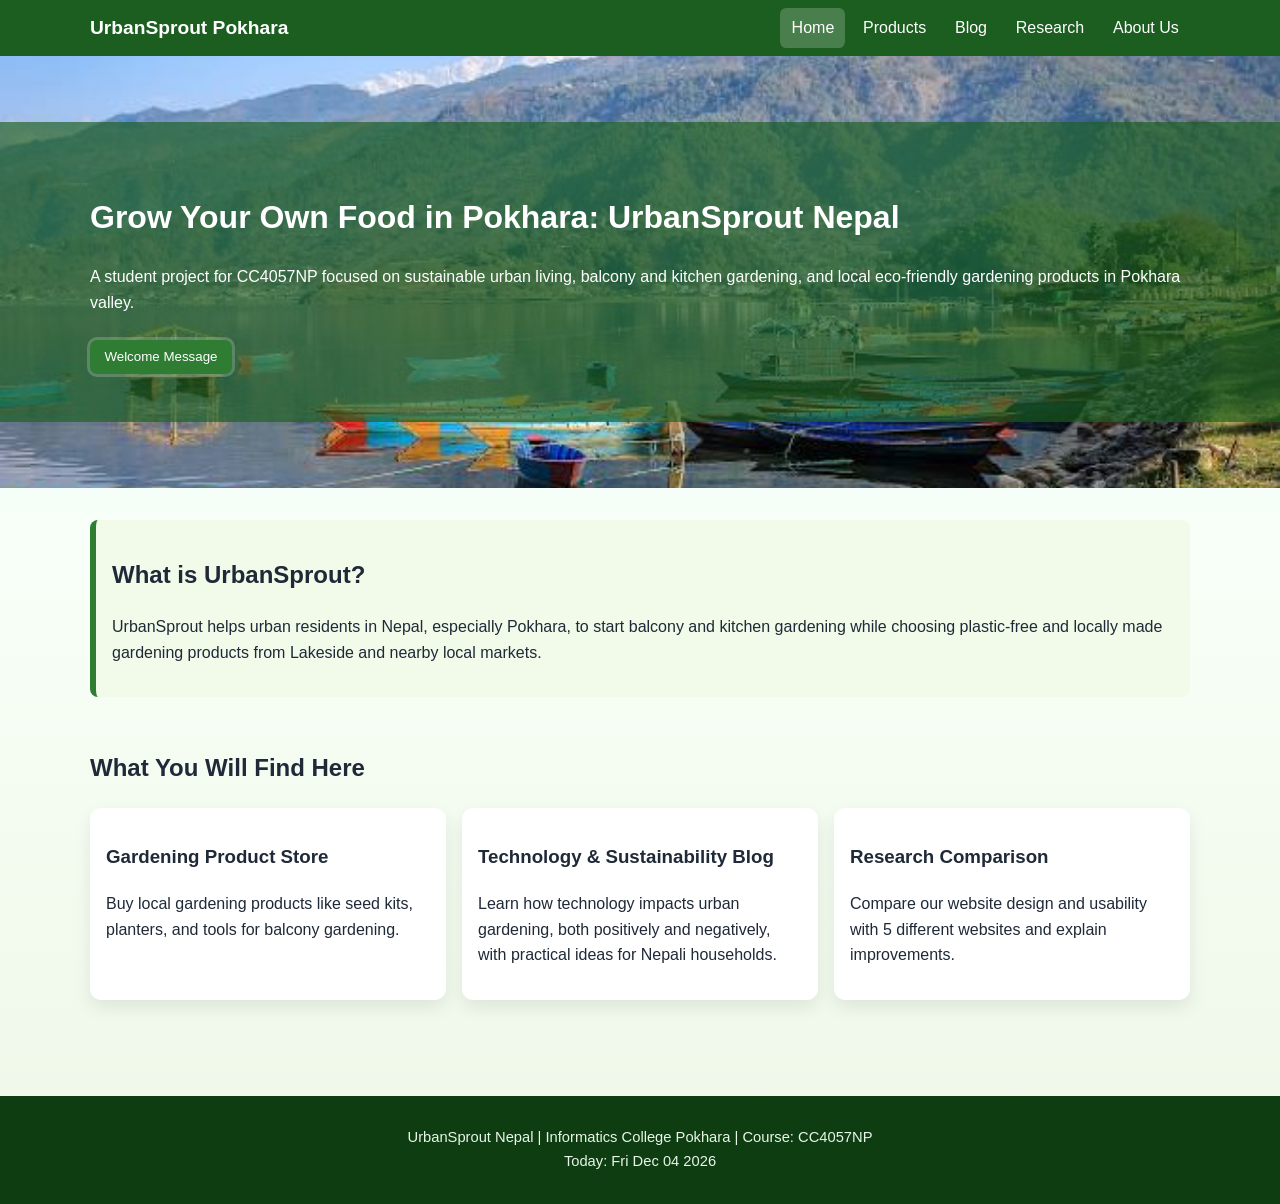
<file: index.html>
<!DOCTYPE html>
<html lang="en">
  <head>
    <!-- Basic metadata and SEO -->
    <meta charset="UTF-8" />
    <meta name="viewport" content="width=device-width, initial-scale=1.0" />
    <meta
      name="description"
      content="UrbanSprout Nepal - balcony and kitchen gardening platform with local eco-friendly gardening products."
    />
    <title>UrbanSprout Nepal | Home</title>

    <!-- Link to the shared stylesheet used by all pages. -->
    <link rel="stylesheet" href="css/style.css" />

    <!-- Internal CSS example for home page specific section -->
    <style>
      /* Home highlight board */
      .home-highlight {
        border-left: 6px solid #2e7d32;
        background: #f2fbe9;
        padding: 1rem;
        border-radius: 0.5rem;
      }
    </style>
  </head>
  <body>
    <!-- Navigation section: use these links to move between pages. -->
    <div class="navbar">
      <div class="container nav-inner">
        <a href="index.html" style="text-align: center; color: white ; text-decoration: none;"><div class="brand">UrbanSprout Pokhara</div></a>
        <nav class="nav-links">
          <a href="index.html" class="active">Home</a>
          <a href="pages/products.html">Products</a>
          <a href="pages/blog.html">Blog</a>
          <a href="pages/research.html">Research</a>
          <a href="pages/about.html">About Us</a>
        </nav>
      </div>
    </div>

    <!-- Hero section -->
    <header class="hero">
      <div class="hero-overlay">
        <div class="container">
          <h1>Grow Your Own Food in Pokhara: UrbanSprout Nepal</h1>
          <p>
            A student project for CC4057NP focused on sustainable urban living,
            balcony and kitchen gardening, and local eco-friendly gardening products in Pokhara valley.
          </p>
          <!-- Inline CSS example -->
          <button
            id="welcomeBtn"
            class="btn"
            style="margin-top: 0.5rem; box-shadow: 0 0 0 3px rgba(255, 255, 255, 0.2)"
          >
            Welcome Message
          </button>
        </div>
      </div>
    </header>

    <!-- Main content for the home page. -->
    <main class="container section">
      <!-- Highlight box explains the purpose of UrbanSprout. -->
      <div class="home-highlight">
        <h2>What is UrbanSprout?</h2>
        <p>
          UrbanSprout helps urban residents in Nepal, especially Pokhara, to
          start balcony and kitchen gardening while choosing plastic-free and
          locally made gardening products from Lakeside and nearby local markets.
        </p>
      </div>

      <section class="section">
        <h2>What You Will Find Here</h2>
        <div class="grid">
          <article class="card">
            <h3>Gardening Product Store</h3>
            <p>
              Buy local gardening products like seed kits, planters, and tools for balcony gardening.
            </p>
          </article>
          <article class="card">
            <h3>Technology & Sustainability Blog</h3>
            <p>
              Learn how technology impacts urban gardening, both positively and
              negatively, with practical ideas for Nepali households.
            </p>
          </article>
          <article class="card">
            <h3>Research Comparison</h3>
            <p>
              Compare our website design and usability with 5 different
              websites and explain improvements.
            </p>
          </article>
        </div>
      </section>
    </main>

    <!-- Footer appears on every page with the project name and today date. -->
    <footer>
      <div class="container">
        <p class="footer-text">
          UrbanSprout Nepal | Informatics College Pokhara | Course: CC4057NP
          <br />Today: <span id="todayDate"></span>
        </p>
      </div>
    </footer>

    <!-- Load shared JavaScript for interactive parts like the welcome button. -->
    <script src="js/script.js"></script>
  </body>
</html>
</file>
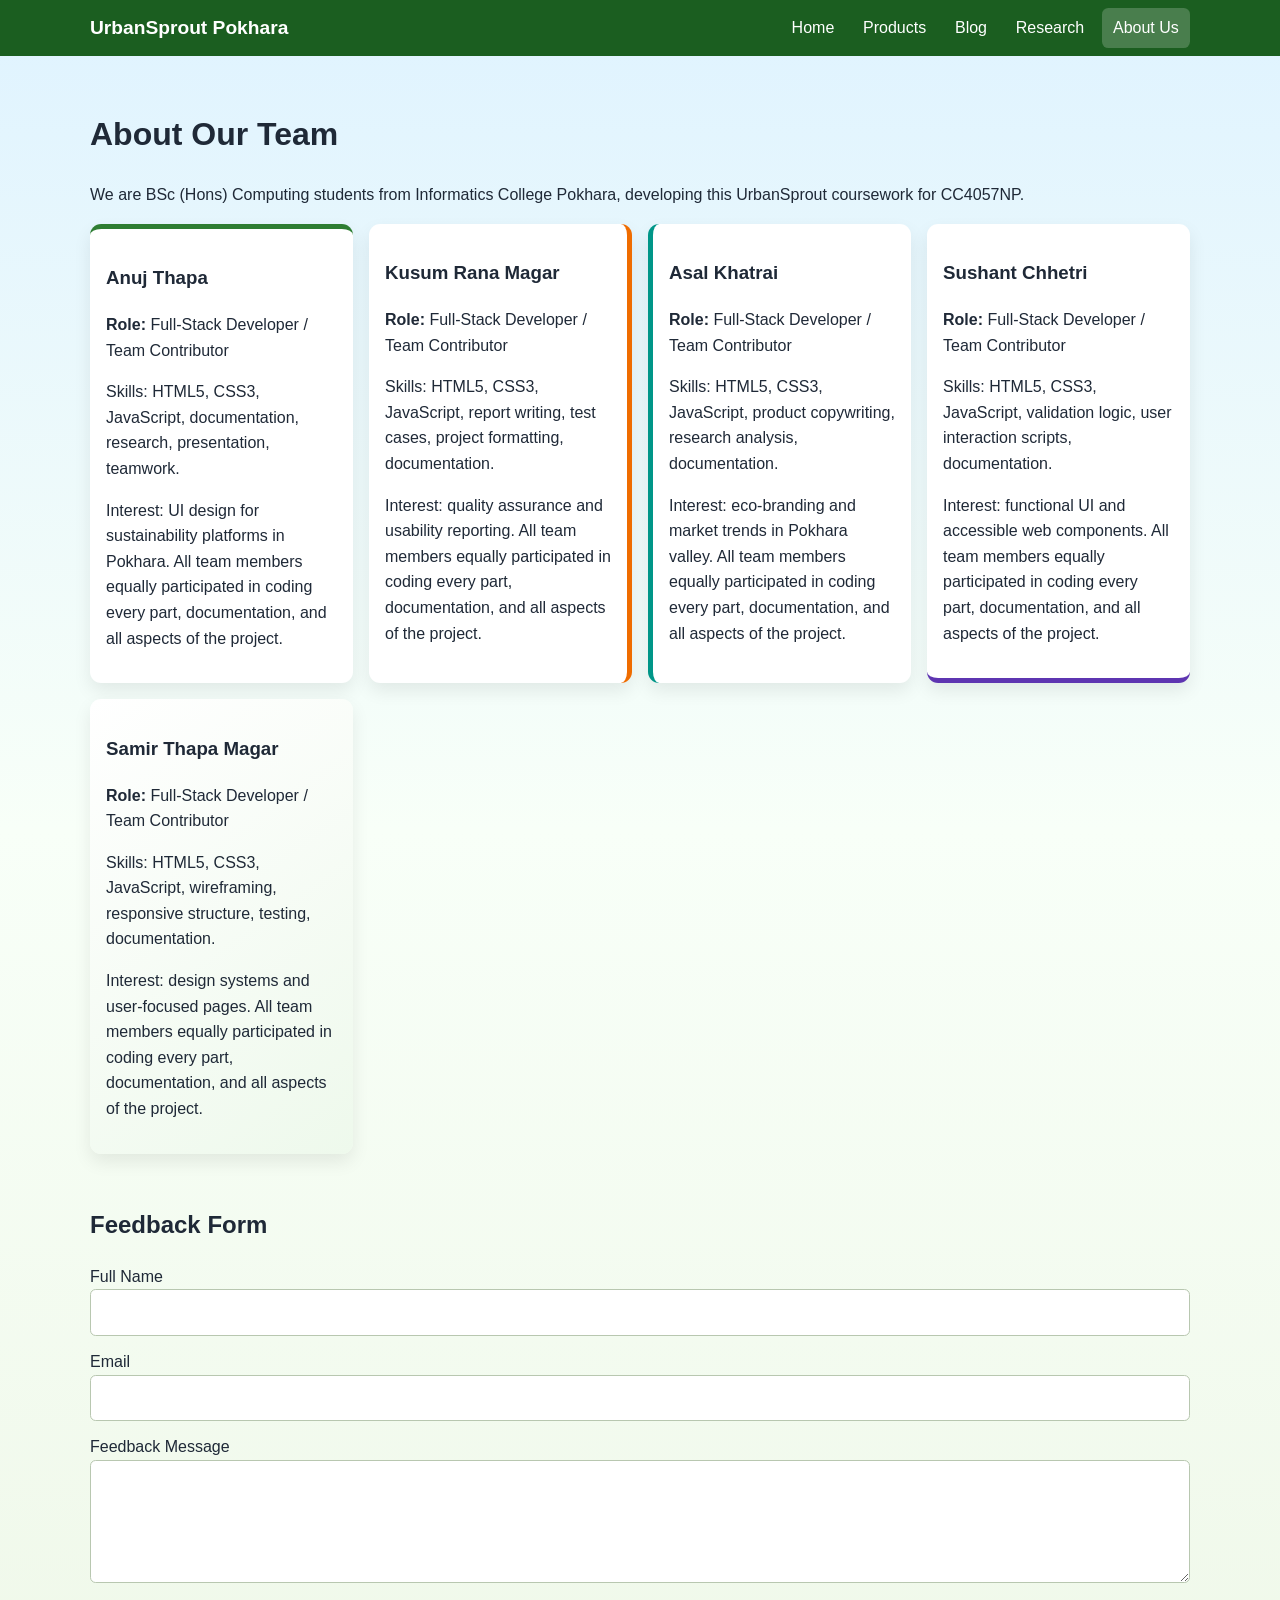
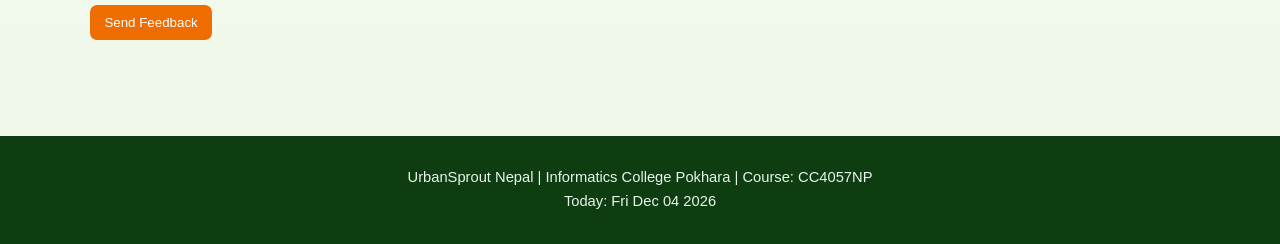
<file: pages/about.html>
<!DOCTYPE html>
<html lang="en">
  <head>
    <!-- Meta details -->
    <meta charset="UTF-8" />
    <meta name="viewport" content="width=device-width, initial-scale=1.0" />
    <meta
      name="description"
      content="About UrbanSprout team and feedback form."
    />
    <title>UrbanSprout Nepal | About Us</title>
    <link rel="stylesheet" href="../css/style.css" />

    <!-- Internal CSS for about page visual variants. -->
    <style>
      /* Portfolio visual variants */
      .member-a {
        border-top: 5px solid #2e7d32;
      }
      .member-b {
        border-right: 5px solid #ef6c00;
      }
      .member-c {
        border-left: 5px solid #009688;
      }
      .member-d {
        border-bottom: 5px solid #5e35b1;
      }
      .member-e {
        background: linear-gradient(145deg, #fff, #eef9ec);
      }
    </style>
  </head>
  <body>
    <!-- Navigation at the top of every page. -->
    <div class="navbar">  
      <div class="container nav-inner">
        <a href="../index.html" style="text-align: center; color: white ; text-decoration: none;"><div class="brand">UrbanSprout Pokhara</div></a>
        <nav class="nav-links">
          <a href="../index.html">Home</a>
          <a href="products.html">Products</a>
          <a href="blog.html">Blog</a>
          <a href="research.html">Research</a>
          <a href="about.html" class="active">About Us</a>
        </nav>
      </div>
    </div>

    <main class="container section">
      <!-- About page content explains who built the site and why. -->
      <h1>About Our Team</h1>
      <p>
        We are BSc (Hons) Computing students from Informatics College Pokhara,
        developing this UrbanSprout coursework for CC4057NP.
      </p>

      <!-- Team cards showing roles and interests. -->
      <section class="grid">
        <article class="card member-a">
          <h3>Anuj Thapa</h3>
          <p><strong>Role:</strong> Full-Stack Developer / Team Contributor</p>
          <p>Skills: HTML5, CSS3, JavaScript, documentation, research, presentation, teamwork.</p>
          <p>Interest: UI design for sustainability platforms in Pokhara. All team members equally participated in coding every part, documentation, and all aspects of the project.</p>
        </article>

        <article class="card member-b">
          <h3>Kusum Rana Magar</h3>
          <p><strong>Role:</strong> Full-Stack Developer / Team Contributor</p>
          <p>Skills: HTML5, CSS3, JavaScript, report writing, test cases, project formatting, documentation.</p>
          <p>Interest: quality assurance and usability reporting. All team members equally participated in coding every part, documentation, and all aspects of the project.</p>
        </article>

        <article class="card member-c">
          <h3>Asal Khatrai</h3>
          <p><strong>Role:</strong> Full-Stack Developer / Team Contributor</p>
          <p>Skills: HTML5, CSS3, JavaScript, product copywriting, research analysis, documentation.</p>
          <p>Interest: eco-branding and market trends in Pokhara valley. All team members equally participated in coding every part, documentation, and all aspects of the project.</p>
        </article>

        <article class="card member-d">
          <h3>Sushant Chhetri</h3>
          <p><strong>Role:</strong> Full-Stack Developer / Team Contributor</p>
          <p>Skills: HTML5, CSS3, JavaScript, validation logic, user interaction scripts, documentation.</p>
          <p>Interest: functional UI and accessible web components. All team members equally participated in coding every part, documentation, and all aspects of the project.</p>
        </article>

        <article class="card member-e">
          <h3>Samir Thapa Magar</h3>
          <p><strong>Role:</strong> Full-Stack Developer / Team Contributor</p>
          <p>Skills: HTML5, CSS3, JavaScript, wireframing, responsive structure, testing, documentation.</p>
          <p>Interest: design systems and user-focused pages. All team members equally participated in coding every part, documentation, and all aspects of the project.</p>
        </article>
      </section>

      <section class="section">
        <h2>Feedback Form</h2>
        <!-- Simple contact form for student feedback or reviewer comments. -->
        <form id="feedbackForm" action="#" method="post">
          <div class="form-group">
            <label for="name">Full Name</label>
            <input id="name" type="text" name="name" required />
          </div>

          <div class="form-group">
            <label for="email">Email</label>
            <input id="email" type="email" name="email" required />
          </div>

          <div class="form-group">
            <label for="message">Feedback Message</label>
            <textarea id="message" name="message" rows="4" required></textarea>
          </div>

          <p id="formError" class="error"></p>
          <button class="btn btn-secondary" type="submit">Send Feedback</button>
        </form>
      </section>
    </main>

    <footer>
      <div class="container">
        <p class="footer-text">
          UrbanSprout Nepal | Informatics College Pokhara | Course: CC4057NP
          <br />Today: <span id="todayDate"></span>
        </p>
      </div>
    </footer>

    <!-- Shared JavaScript file for page interactions and form validation. -->
    <script src="../js/script.js"></script>
  </body>
</html>
</file>
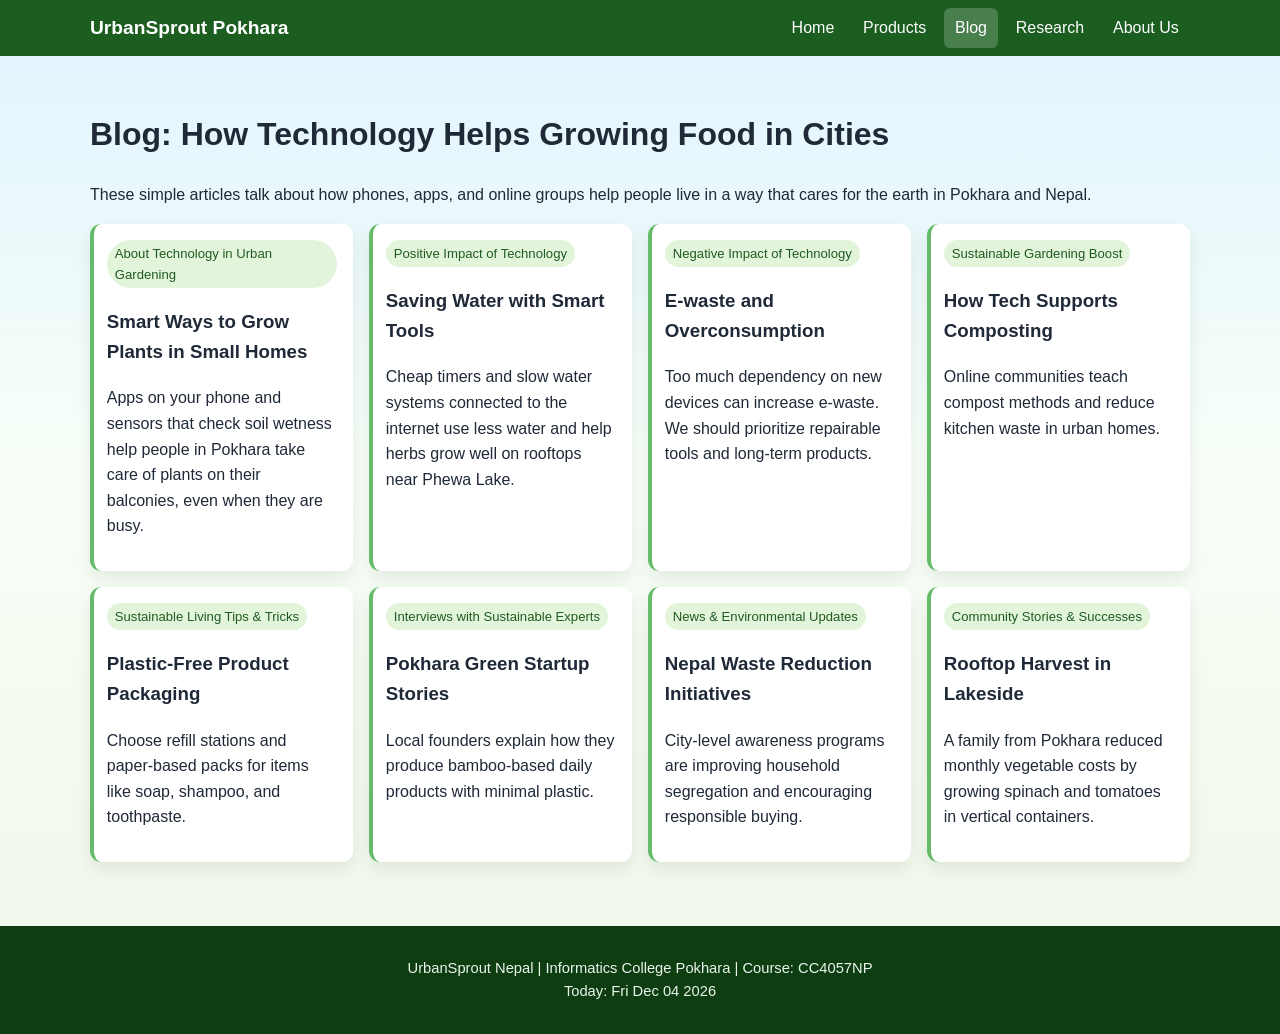
<file: pages/blog.html>
<!DOCTYPE html>
<html lang="en">
  <head>
    <!-- Required metadata -->
    <meta charset="UTF-8" />
    <meta name="viewport" content="width=device-width, initial-scale=1.0" />
    <meta
      name="description"
      content="UrbanSprout blog on technology and sustainable urban gardening in Nepal."
    />
    <title>UrbanSprout Nepal | Blog</title>
    <link rel="stylesheet" href="../css/style.css" />

    <!-- Internal CSS for blog page styles. -->
    <style>
      /* Blog tags */
      .blog-topic {
        border-left: 4px solid #66bb6a;
        padding-left: 0.8rem;
      }
    </style>
  </head>
  <body>
    <!-- Top navigation bar for the blog page. -->
    <div class="navbar">
      <div class="container nav-inner">
          <a href="../index.html" style="text-align: center; color: white; text-decoration: none"><div class="brand">UrbanSprout Pokhara</div></a>
        <nav class="nav-links">
          <a href="../index.html">Home</a>
          <a href="products.html">Products</a>
          <a href="blog.html" class="active">Blog</a>
          <a href="research.html">Research</a>
          <a href="about.html">About Us</a>
        </nav>
      </div>
    </div>

    <main class="container section">
      <!-- Blog page content with short articles and environmental tips. -->
      <h1>Blog: How Technology Helps Growing Food in Cities</h1>
      <p>
        These simple articles talk about how phones, apps, and online groups help people live in a way that cares for the earth in Pokhara and Nepal.
      </p>

      <!-- Each article card shows one blog idea or example. -->
      <section class="grid">
        <article class="card blog-topic">
          <span class="badge">About Technology in Urban Gardening</span>
          <h3>Smart Ways to Grow Plants in Small Homes</h3>
          <p>
            Apps on your phone and sensors that check soil wetness help people in Pokhara take care of plants on their balconies, even when they are busy.
          </p>
        </article>

        <article class="card blog-topic">
          <span class="badge">Positive Impact of Technology</span>
          <h3>Saving Water with Smart Tools</h3>
          <p>
            Cheap timers and slow water systems connected to the internet use less water and help herbs grow well on rooftops near Phewa Lake.
          </p>
        </article>

        <article class="card blog-topic">
          <span class="badge">Negative Impact of Technology</span>
          <h3>E-waste and Overconsumption</h3>
          <p>
            Too much dependency on new devices can increase e-waste. We should
            prioritize repairable tools and long-term products.
          </p>
        </article>

        <article class="card blog-topic">
          <span class="badge">Sustainable Gardening Boost</span>
          <h3>How Tech Supports Composting</h3>
          <p>
            Online communities teach compost methods and reduce kitchen waste in
            urban homes.
          </p>
        </article>

        <article class="card blog-topic">
          <span class="badge">Sustainable Living Tips & Tricks</span>
          <h3>Plastic-Free Product Packaging</h3>
          <p>
            Choose refill stations and paper-based packs for items like soap,
            shampoo, and toothpaste.
          </p>
        </article>

        <article class="card blog-topic">
          <span class="badge">Interviews with Sustainable Experts</span>
          <h3>Pokhara Green Startup Stories</h3>
          <p>
            Local founders explain how they produce bamboo-based daily products
            with minimal plastic.
          </p>
        </article>

        <article class="card blog-topic">
          <span class="badge">News & Environmental Updates</span>
          <h3>Nepal Waste Reduction Initiatives</h3>
          <p>
            City-level awareness programs are improving household segregation and
            encouraging responsible buying.
          </p>
        </article>

        <article class="card blog-topic">
          <span class="badge">Community Stories & Successes</span>
          <h3>Rooftop Harvest in Lakeside</h3>
          <p>
            A family from Pokhara reduced monthly vegetable costs by growing
            spinach and tomatoes in vertical containers.
          </p>
        </article>
      </section>
    </main>

    <footer>
      <div class="container">
        <p class="footer-text">
          UrbanSprout Nepal | Informatics College Pokhara | Course: CC4057NP
          <br />Today: <span id="todayDate"></span>
        </p>
      </div>
    </footer>

    <!-- Shared JavaScript for any interactive behavior on the site. -->
    <script src="../js/script.js"></script>
  </body>
</html>
</file>
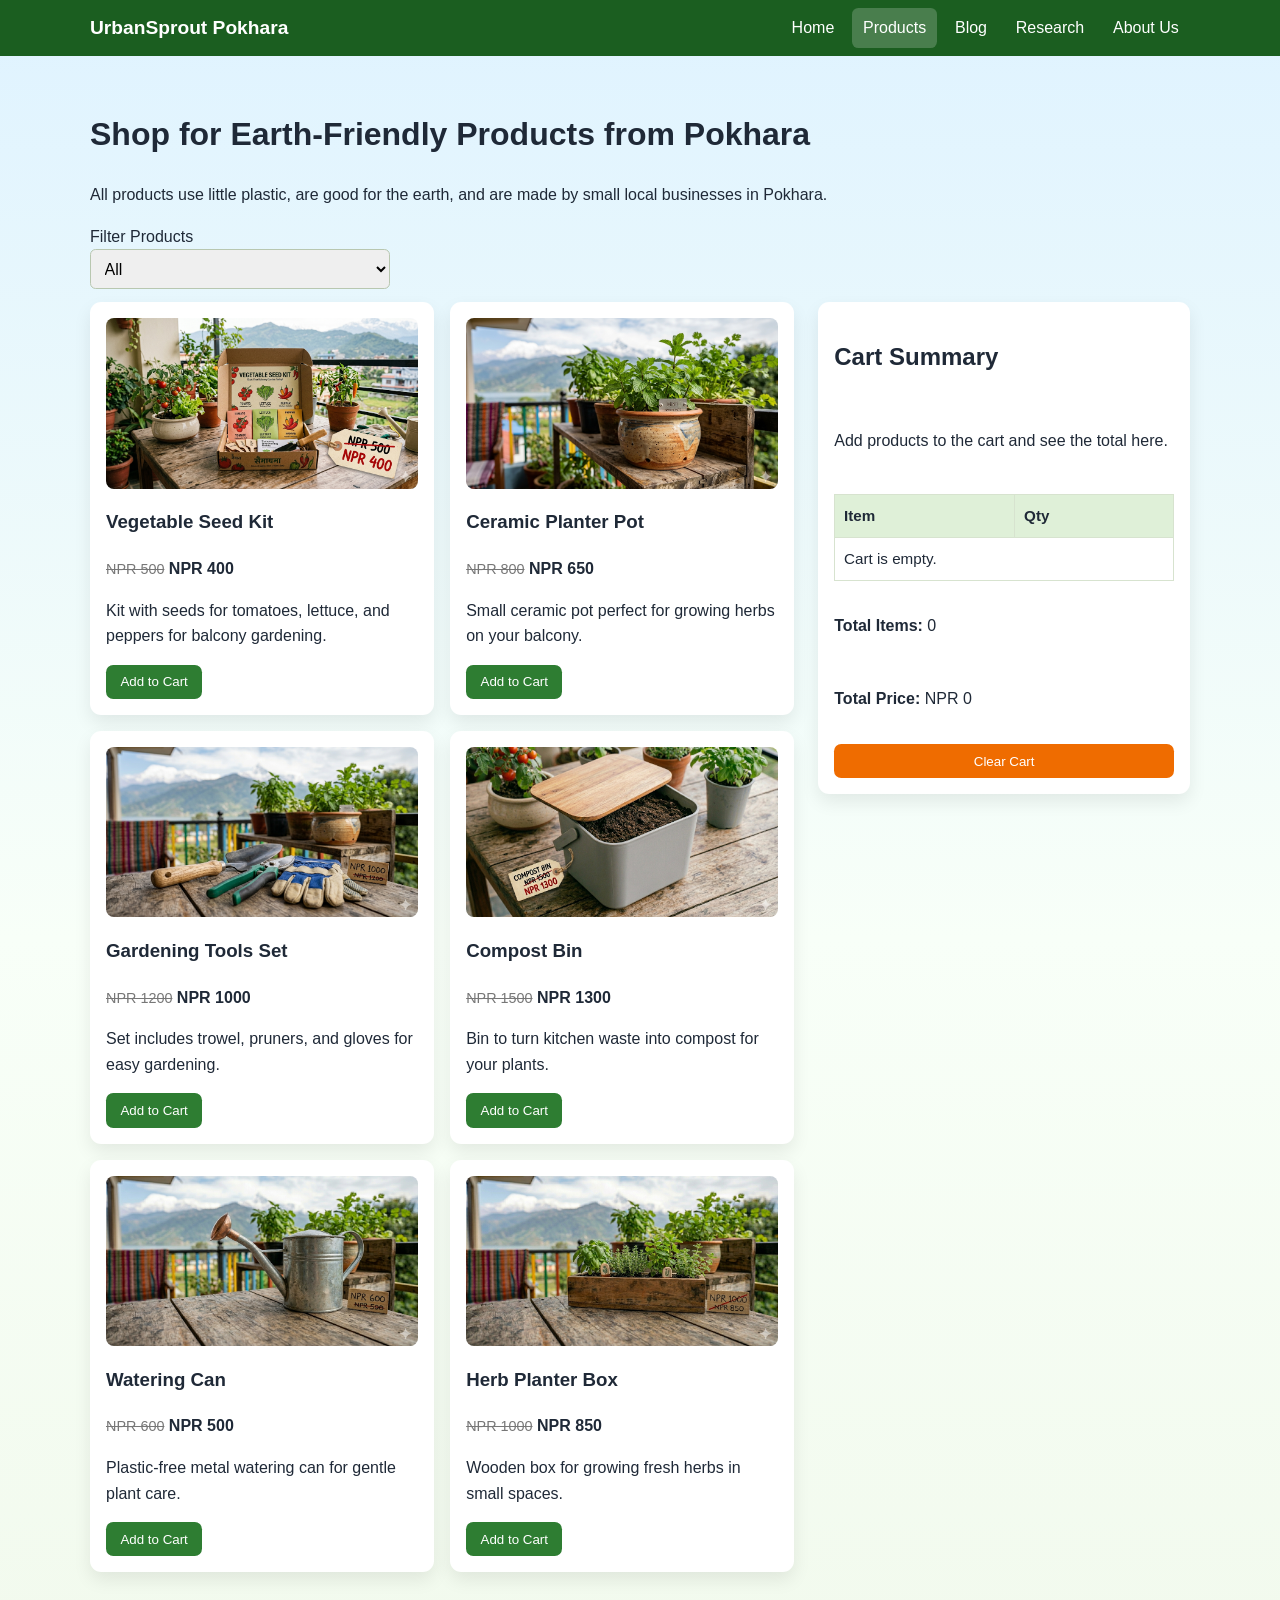
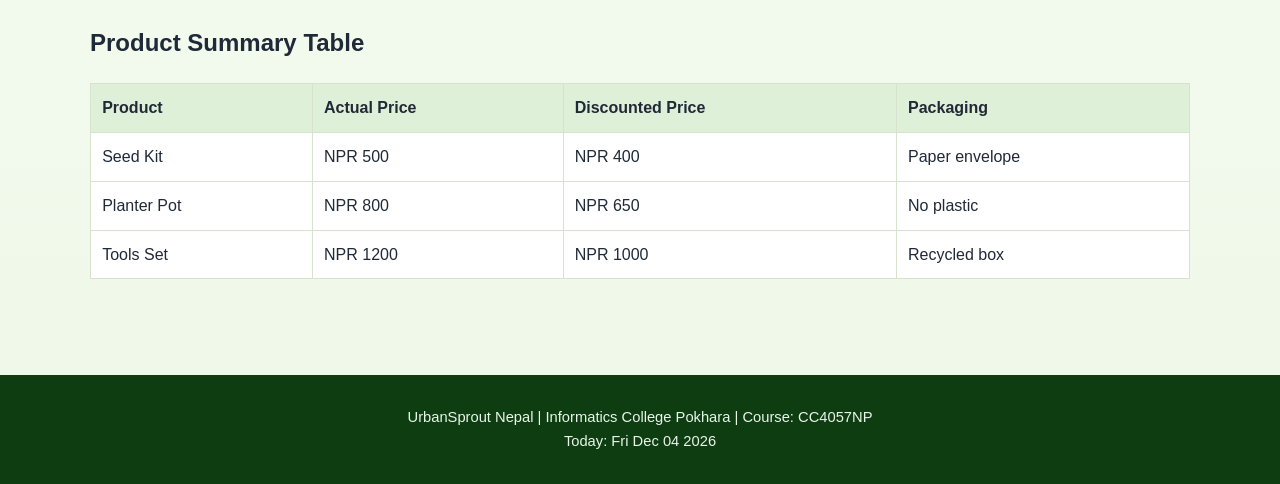
<file: pages/products.html>
<!DOCTYPE html>
<html lang="en">
  <head>
    <!-- Page metadata tells the browser how to display and scale this page. -->
    <meta charset="UTF-8" />
    <meta name="viewport" content="width=device-width, initial-scale=1.0" />
    <meta
      name="description"
      content="UrbanSprout products page with local Nepali eco-friendly products."
    />
    <title>UrbanSprout Nepal | Products</title>

    <!-- Link to the shared CSS file used by all pages. -->
    <link rel="stylesheet" href="../css/style.css" />

    <!-- Internal CSS for product page only. This styles the old price text. -->
    <style>
      /* Price styles */
      .old-price {
        text-decoration: line-through;
        color: #777;
        font-size: 0.9rem;
      }
    </style>
  </head>
  <body>
    <!-- Navbar section with links to the site pages. -->
    <div class="navbar">
      <div class="container nav-inner">
        <a href="../index.html" style="text-align: center; color: white ; text-decoration: none;"><div class="brand">UrbanSprout Pokhara</div></a>
        <nav class="nav-links">
          <a href="../index.html">Home</a>
          <a href="products.html" class="active">Products</a>
          <a href="blog.html">Blog</a>
          <a href="research.html">Research</a>
          <a href="about.html">About Us</a>
        </nav>
      </div>
    </div>

    <!-- Main page content area. -->
    <main class="container section">
      <h1>Shop for Earth-Friendly Products from Pokhara</h1>
      <p>
        All products use little plastic, are good for the earth, and are made by small local businesses in Pokhara.
      </p>

      <!-- Product filter: choose a category to only show matching products. -->
      <div class="form-group" style="max-width: 300px">
        <label for="productFilter">Filter Products</label>
        <select id="productFilter">
          <option value="all">All</option>
          <option value="gardening">Gardening Essentials</option>
        </select>
      </div>
      
      <!-- Layout with the product list on the left and cart sidebar on the right. -->
      <div class="product-layout">
        <section class="grid product-grid">
          <article class="card product-card" data-category="gardening">
          <img
            src="../images/product-seedkit.png"
            alt="Vegetable seed kit"
          />
          <h3>Vegetable Seed Kit</h3>
          <p><span class="old-price">NPR 500</span> <strong>NPR 400</strong></p>
          <p>Kit with seeds for tomatoes, lettuce, and peppers for balcony gardening.</p>
          <button class="btn add-to-cart-btn" data-name="Vegetable Seed Kit" data-price="400">
            Add to Cart
          </button>
        </article>

        <article class="card product-card" data-category="gardening">
          <img
            src="../images/product-planter.png"
            alt="Ceramic planter pot"
          />
          <h3>Ceramic Planter Pot</h3>
          <p><span class="old-price">NPR 800</span> <strong>NPR 650</strong></p>
          <p>Small ceramic pot perfect for growing herbs on your balcony.</p>
          <button class="btn add-to-cart-btn" data-name="Ceramic Planter Pot" data-price="650">
            Add to Cart
          </button>
        </article>

        <article class="card product-card" data-category="gardening">
          <img
            src="../images/product-tools.png"
            alt="Gardening tools set"
          />
          <h3>Gardening Tools Set</h3>
          <p><span class="old-price">NPR 1200</span> <strong>NPR 1000</strong></p>
          <p>Set includes trowel, pruners, and gloves for easy gardening.</p>
          <button class="btn add-to-cart-btn" data-name="Gardening Tools Set" data-price="1000">
            Add to Cart
          </button>
        </article>

        <article class="card product-card" data-category="gardening">
          <img
            src="../images/product-compost.png"
            alt="Compost bin"
          />
          <h3>Compost Bin</h3>
          <p><span class="old-price">NPR 1500</span> <strong>NPR 1300</strong></p>
          <p>Bin to turn kitchen waste into compost for your plants.</p>
          <button class="btn add-to-cart-btn" data-name="Compost Bin" data-price="1300">
            Add to Cart
          </button>
        </article>

        <article class="card product-card" data-category="gardening">
          <img
            src="../images/product-wateringcan.png"
            alt="Watering can"
          />
          <h3>Watering Can</h3>
          <p><span class="old-price">NPR 600</span> <strong>NPR 500</strong></p>
          <p>Plastic-free metal watering can for gentle plant care.</p>
          <button class="btn add-to-cart-btn" data-name="Watering Can" data-price="500">
            Add to Cart
          </button>
        </article>

        <article class="card product-card" data-category="gardening">
          <img
            src="../images/product-herbbox.png"
            alt="Herb planter box"
          />
          <h3>Herb Planter Box</h3>
          <p><span class="old-price">NPR 1000</span> <strong>NPR 850</strong></p>
          <p>Wooden box for growing fresh herbs in small spaces.</p>
          <button class="btn add-to-cart-btn" data-name="Herb Planter Box" data-price="850">
            Add to Cart
          </button>
        </article>

      </section>

      <!-- This sidebar shows the cart contents and totals for this page. -->
      <aside class="cart-sidebar">
        <div class="card">
          <h2>Cart Summary</h2>
          <p>Add products to the cart and see the total here.</p>
          <table class="cart-table">
            <thead>
              <tr>
                <th>Item</th>
                <th>Qty</th>
              </tr>
            </thead>
            <tbody id="sidebarCartBody">
              <tr>
                <td colspan="2">Cart is empty.</td>
              </tr>
            </tbody>
          </table>
          <p><strong>Total Items:</strong> <span id="sidebarCartItems">0</span></p>
          <p><strong>Total Price:</strong> <span id="sidebarCartTotal">NPR 0</span></p>
          <button class="btn btn-secondary" id="clearSidebarCartBtn">Clear Cart</button>
        </div>
      </aside>
    </div>

      <section class="section">
        <!-- Summary table is a simple list of product details for comparison. -->
        <h2>Product Summary Table</h2>
        <table>
          <thead>
            <tr>
              <th>Product</th>
              <th>Actual Price</th>
              <th>Discounted Price</th>
              <th>Packaging</th>
            </tr>
          </thead>
          <tbody>
            <tr>
              <td>Seed Kit</td>
              <td>NPR 500</td>
              <td>NPR 400</td>
              <td>Paper envelope</td>
            </tr>
            <tr>
              <td>Planter Pot</td>
              <td>NPR 800</td>
              <td>NPR 650</td>
              <td>No plastic</td>
            </tr>
            <tr>
              <td>Tools Set</td>
              <td>NPR 1200</td>
              <td>NPR 1000</td>
              <td>Recycled box</td>
            </tr>
          </tbody>
        </table>
      </section>
    </main>

    <footer>
      <div class="container">
        <p class="footer-text">
          UrbanSprout Nepal | Informatics College Pokhara | Course: CC4057NP
          <br />Today: <span id="todayDate"></span>
        </p>
      </div>
    </footer>

    <script src="../js/script.js"></script>
  </body>
</html>
</file>
<file: css/style.css>
/* UrbanSprout external stylesheet (Pokhara theme) */

/* ===== Root Theme Colors ===== */
:root {
  --green-dark: #1b5e20;
  --green-main: #2e7d32;
  --green-light: #66bb6a;
  --sky-lake: #dff3ff;
  --cream: #f5f8ef;
  --text-dark: #1f2937;
  --card-bg: #ffffff;
  --accent: #ef6c00;
}

/* ===== Global Reset and Body ===== */
* {
  box-sizing: border-box;
}

body {
  margin: 0;
  font-family: "Segoe UI", Tahoma, Geneva, Verdana, sans-serif;
  color: var(--text-dark);
  background: linear-gradient(180deg, var(--sky-lake) 0%, #f8fff8 45%, #eef7e7 100%);
  line-height: 1.6;
}

/* ===== Shared Layout Wrappers ===== */
.container {
  width: min(1100px, 92%);
  margin: 0 auto;
}

/* ===== Navbar ===== */
.navbar {
  background: var(--green-dark);
  color: #fff;
  padding: 0.5rem 0;
  position: sticky;
  top: 0;
  z-index: 999;
}

.nav-inner {
  display: flex;
  justify-content: space-between;
  align-items: center;
  gap: 1rem;
  flex-wrap: wrap;
}

.brand {
  font-size: 1.2rem;
  font-weight: 700;
}

.nav-links {
  list-style: none;
  display: flex;
  margin: 0;
  padding: 0;
  gap: 0.4rem;
  flex-wrap: wrap;
}

.nav-links a {
  color: #fff;
  text-decoration: none;
  padding: 0.45rem 0.7rem;
  border-radius: 0.4rem;
}

.nav-links a:hover,
.nav-links a.active {
  background-color: rgba(255, 255, 255, 0.2);
}

/* ===== Hero and Header Blocks ===== */
.hero {
  background: url("../images/hero-bg.png")
    center/cover no-repeat;
  min-height: 48vh;
  display: flex;
  align-items: center;
}

.hero-overlay {
  background: rgba(27, 94, 32, 0.66);
  width: 100%;
  padding: 3rem 0;
}

.hero h1,
.hero p {
  color: #fff;
}

/* ===== Cards and Grid ===== */
.grid {
  display: grid;
  grid-template-columns: repeat(auto-fit, minmax(230px, 1fr));
  gap: 1rem;
}

/* Product page layout: products on left, cart sidebar on right. */
.product-layout {
  display: grid;
  grid-template-columns: 1.8fr 0.95fr;
  gap: 1.5rem;
  align-items: start;
}

/* Product card collection inside the products page. */
.product-grid {
  display: grid;
  grid-template-columns: repeat(auto-fit, minmax(230px, 1fr));
  gap: 1rem;
}

/* Sidebar card layout for cart summary. */
.cart-sidebar .card {
  display: flex;
  flex-direction: column;
  gap: 1rem;
}

/* Table styles used for cart and summary tables. */
.cart-table {
  width: 100%;
  border-collapse: collapse;
  margin-top: 0.5rem;
}

.cart-table th,
.cart-table td {
  border: 1px solid #d7e3cf;
  padding: 0.55rem;
  font-size: 0.95rem;
  text-align: left;
}

@media (max-width: 860px) {
  .product-layout {
    grid-template-columns: 1fr;
  }
}

.card {
  background: var(--card-bg);
  border-radius: 0.7rem;
  box-shadow: 0 8px 18px rgba(0, 0, 0, 0.08);
  padding: 1rem;
}

.card img {
  width: 100%;
  border-radius: 0.5rem;
  display: block;
}

/* ===== Buttons ===== */
/* Button styles for clickable actions such as add to cart. */
.btn {
  border: none;
  background: var(--green-main);
  color: #fff;
  padding: 0.6rem 0.9rem;
  border-radius: 0.45rem;
  cursor: pointer;
}

.btn:hover {
  background: var(--green-dark);
}

.btn-secondary {
  background: var(--accent);
}

/* ===== Tables ===== */
table {
  width: 100%;
  border-collapse: collapse;
  background: #fff;
}

th,
td {
  border: 1px solid #d7e3cf;
  padding: 0.7rem;
  text-align: left;
}

th {
  background-color: #dff0d8;
}

/* ===== Form Blocks ===== */
.form-group {
  margin-bottom: 0.8rem;
}

input,
textarea,
select {
  width: 100%;
  padding: 0.6rem;
  border: 1px solid #b8c7b0;
  border-radius: 0.35rem;
  font: inherit;
}

.error {
  color: #b00020;
  font-size: 0.9rem;
}

/* ===== Footer ===== */
footer {
  margin-top: 2rem;
  background: #0f3d12;
  color: #e8f5e9;
  padding: 1rem 0;
  font-size: 0.92rem;
}

/* ===== Utility ===== */
.section {
  padding: 2rem 0;
}

.badge {
  display: inline-block;
  padding: 0.2rem 0.5rem;
  border-radius: 99px;
  background: #e2f5da;
  color: #205a21;
  font-size: 0.82rem;
}
.footer-text {
  font-size: 0.92rem;
  color: #e8f5e9;
  text-align: center;
}
</file>
